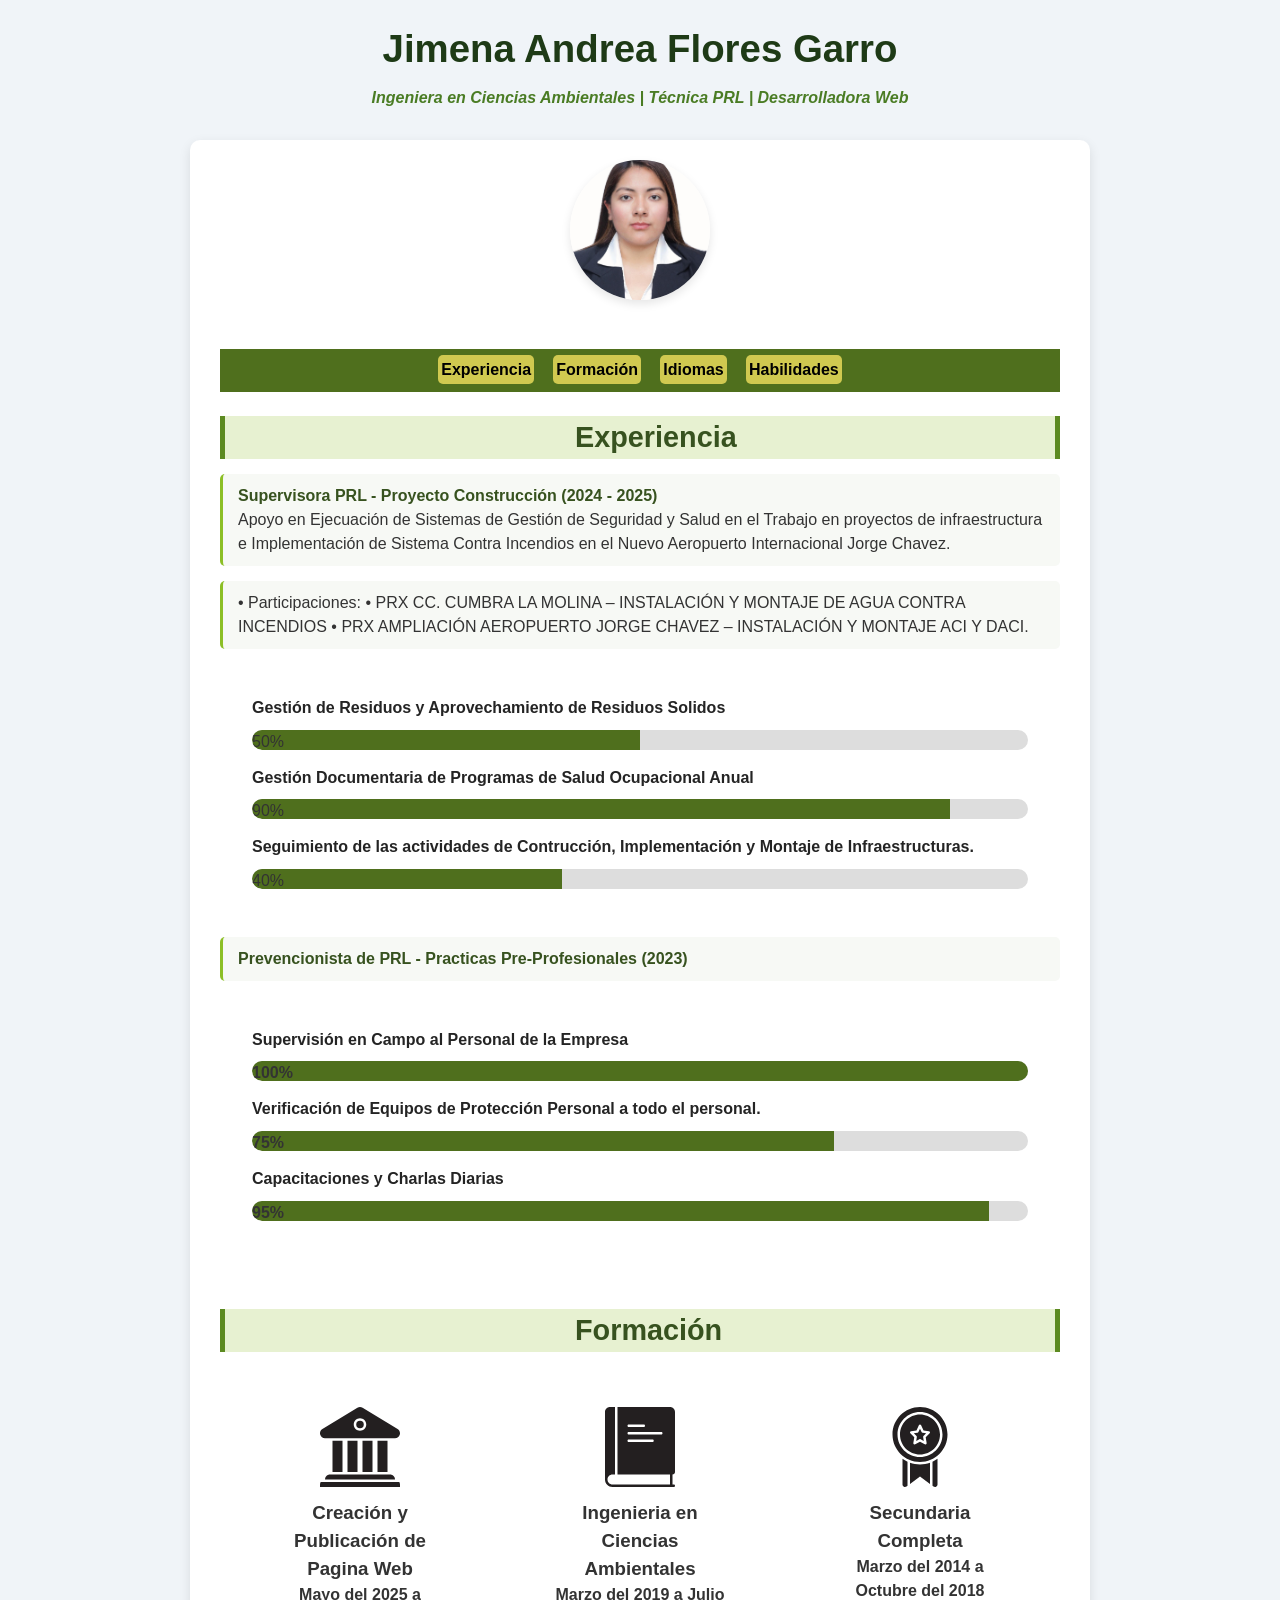
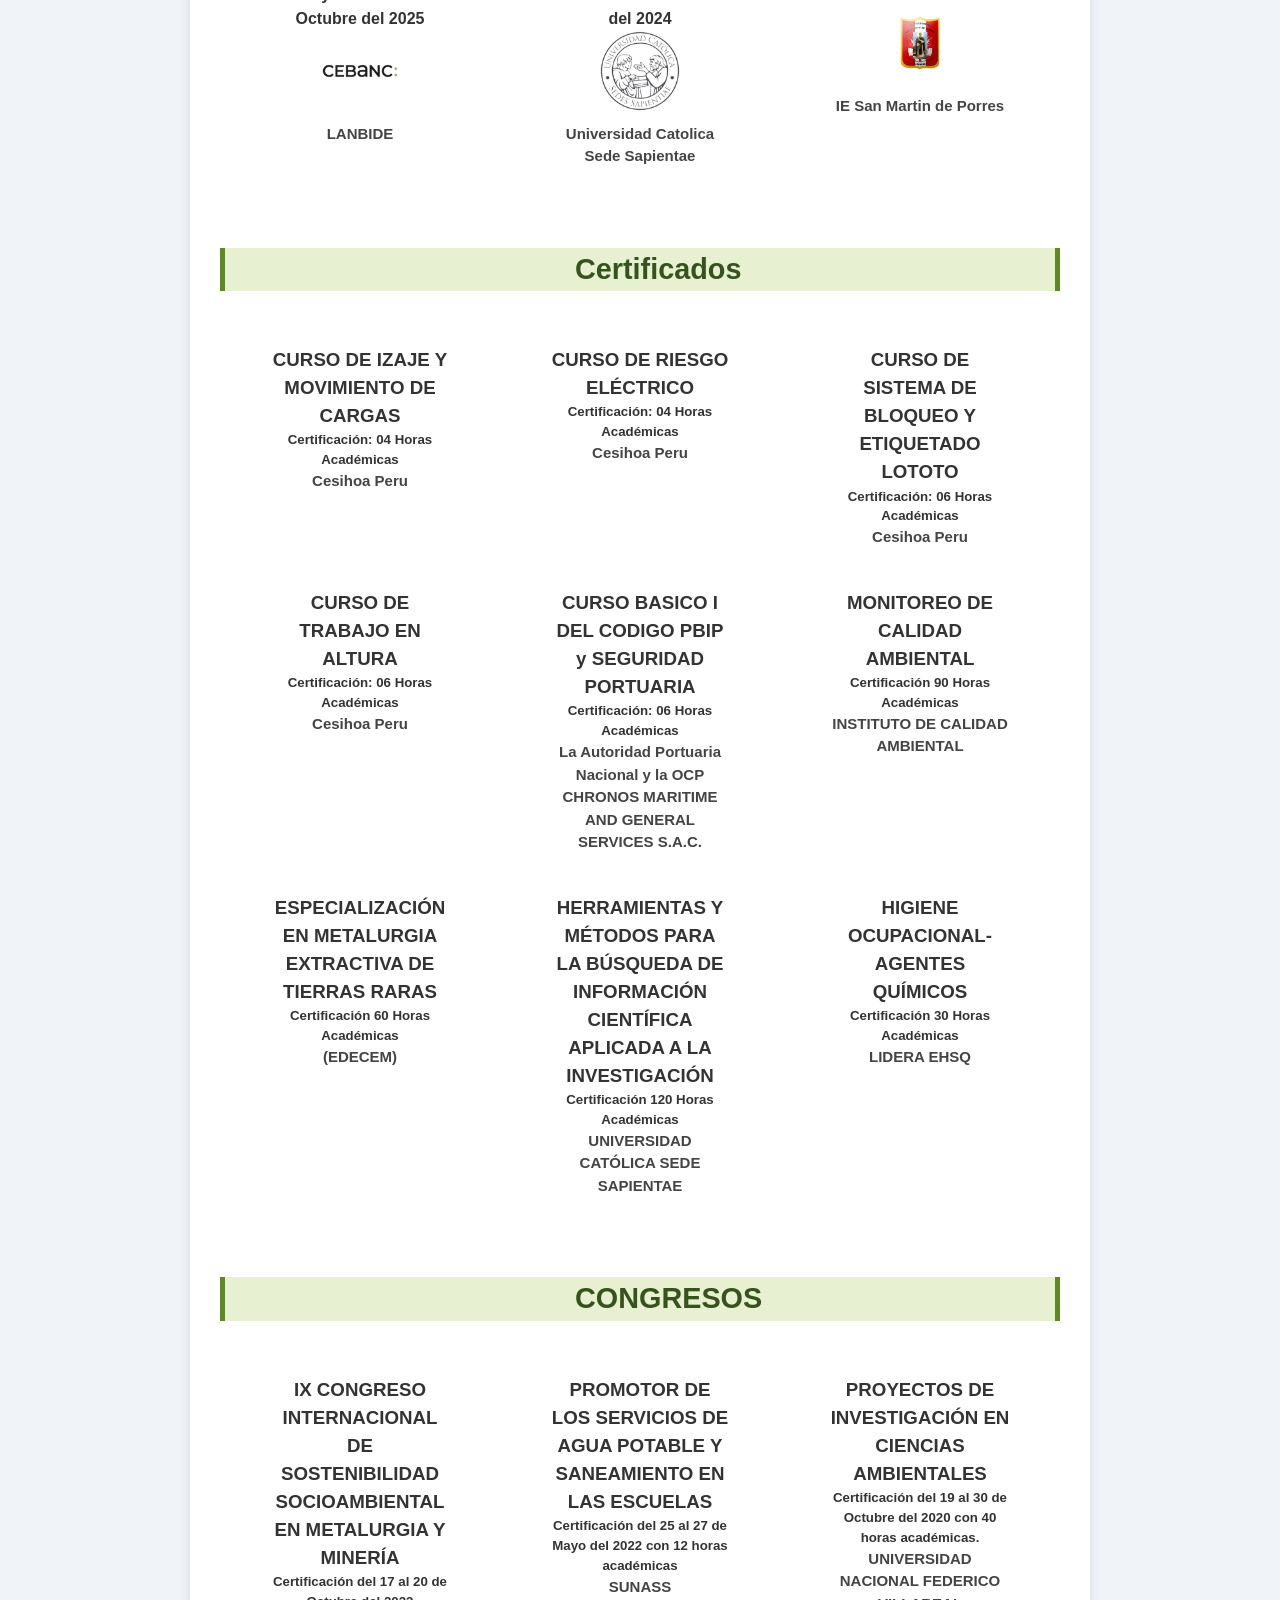
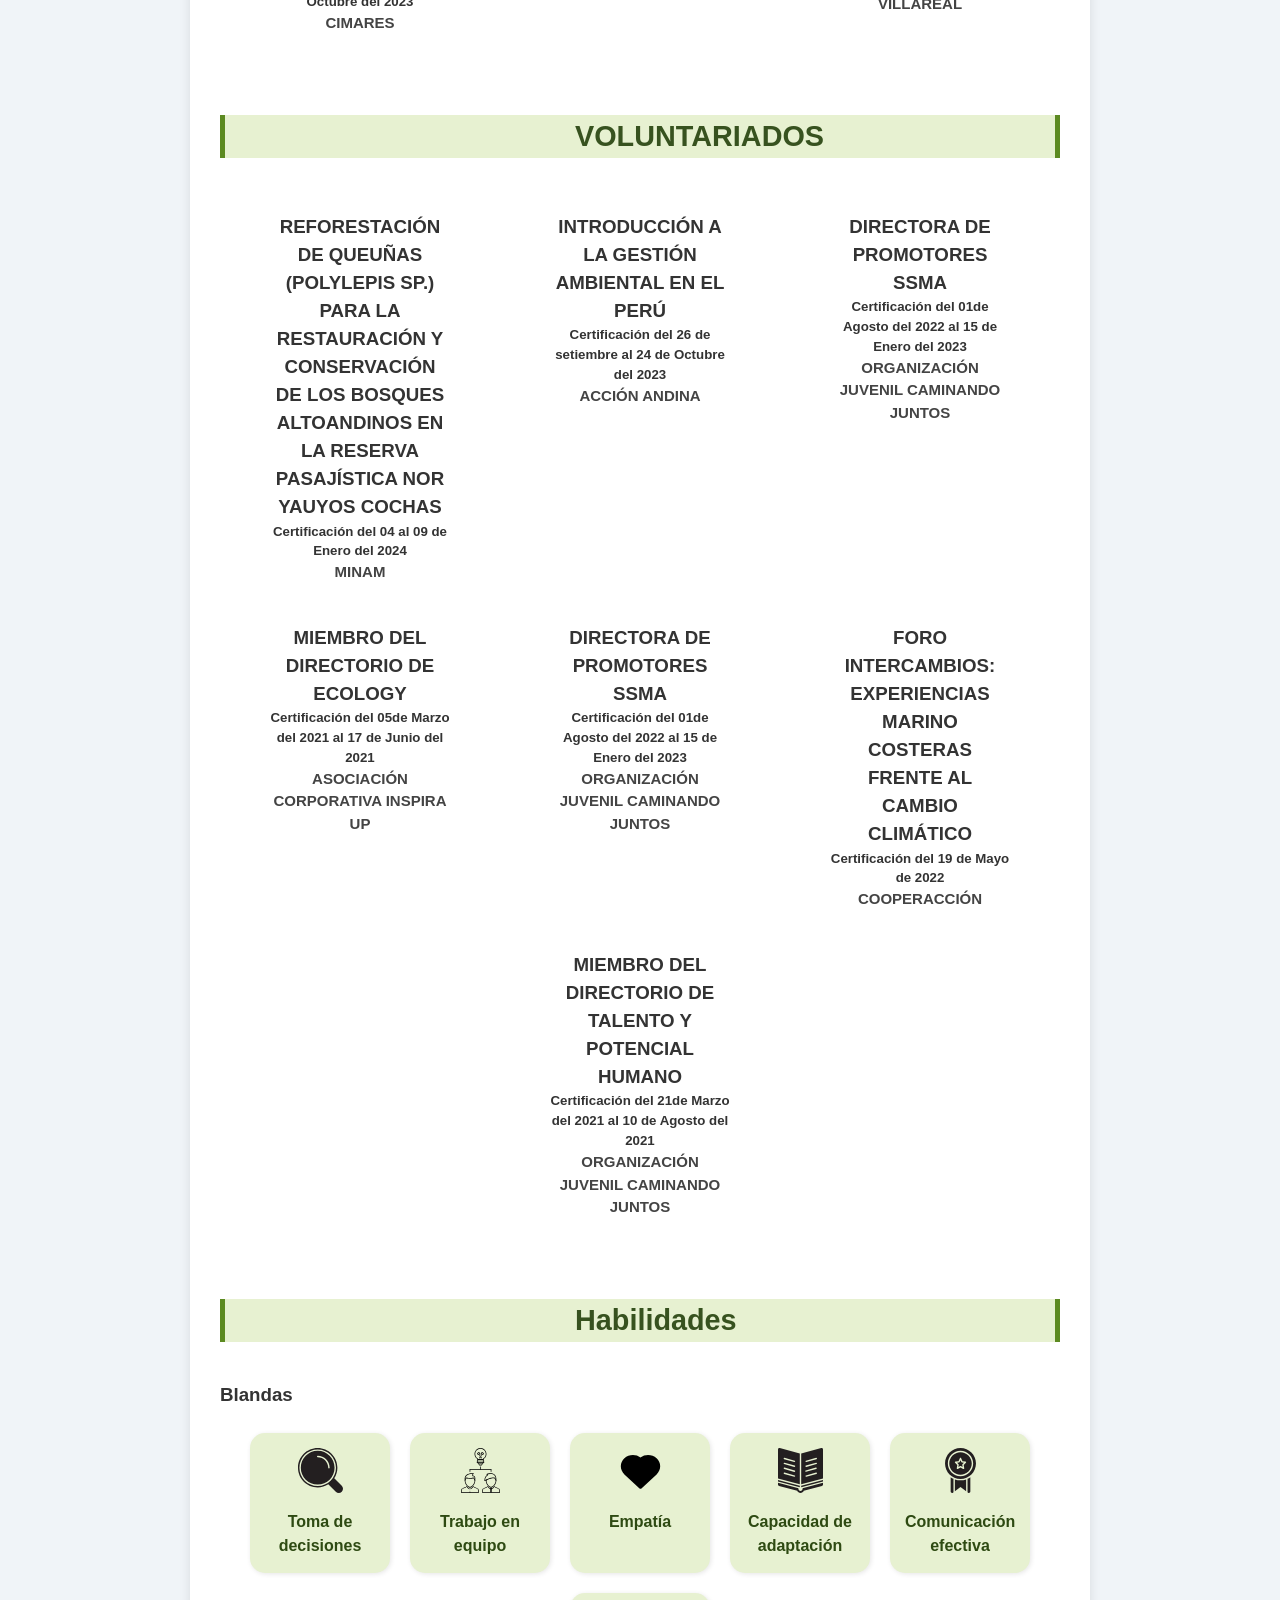
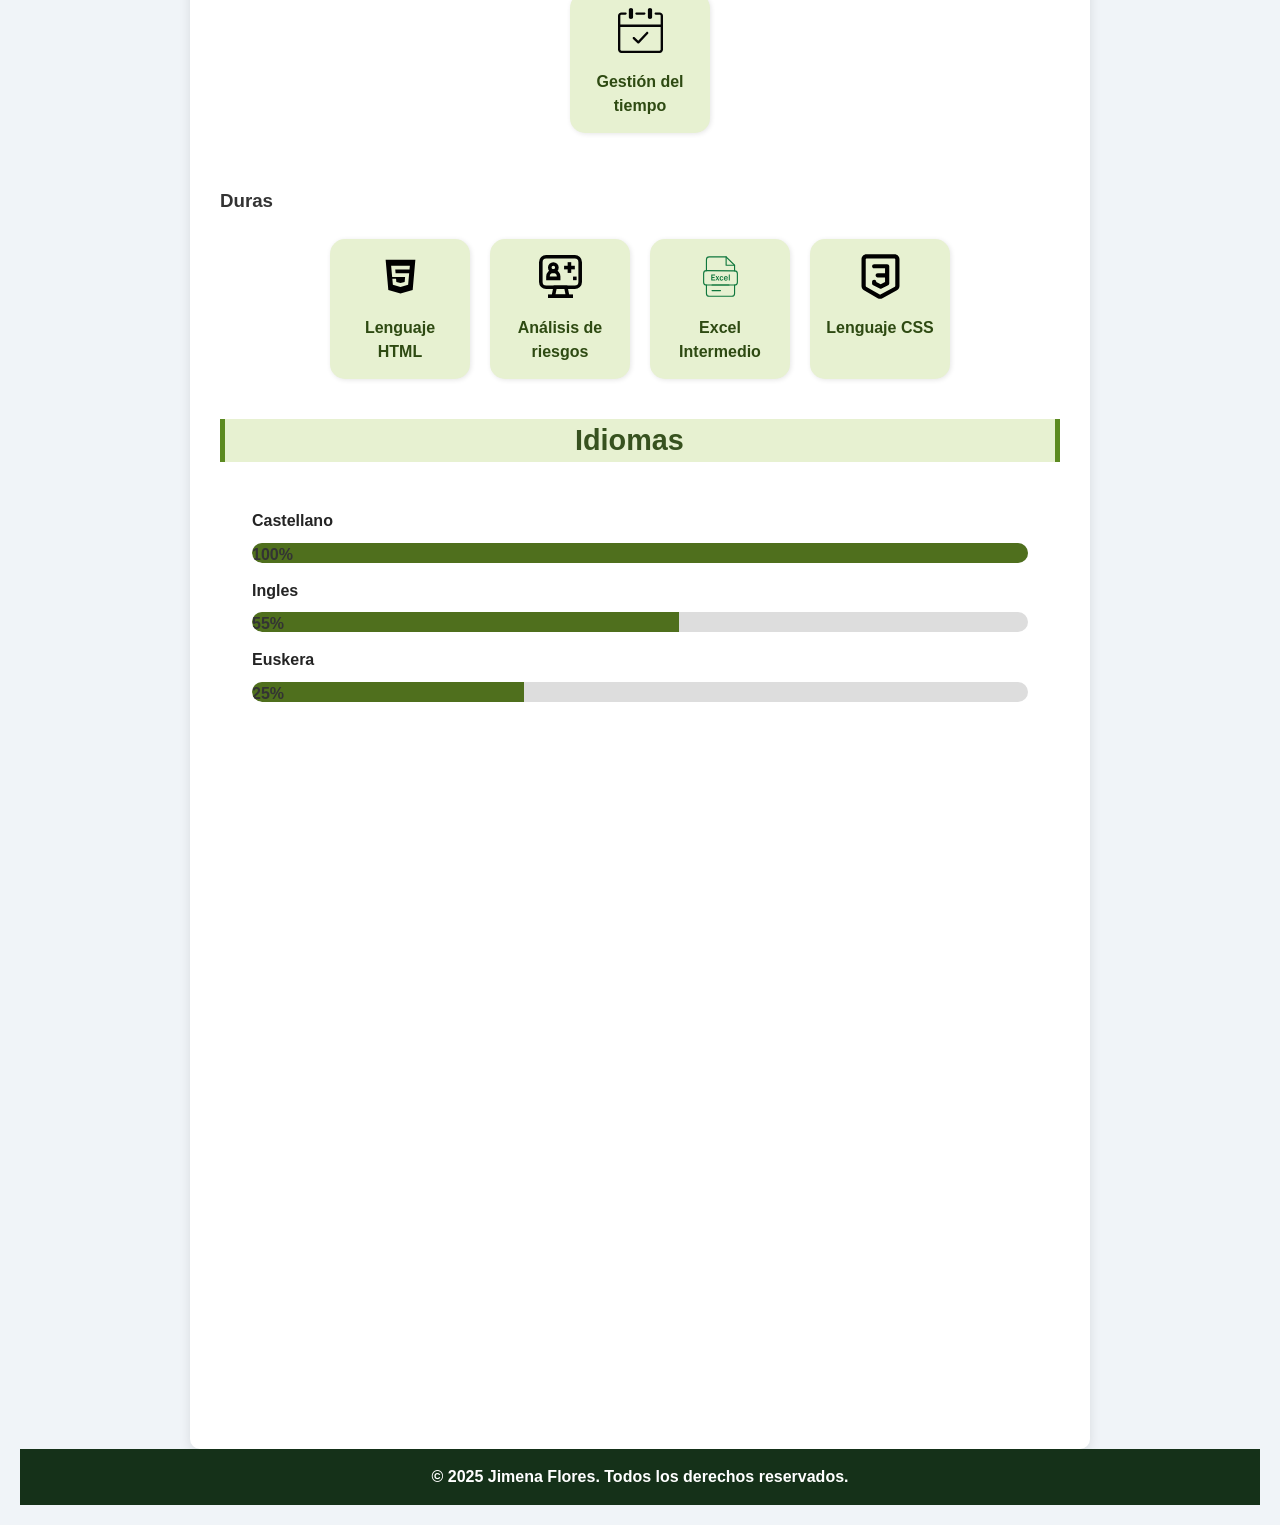
<file: INDEX.html>
<!DOCTYPE html>
<html lang="es">
<head>
  <meta charset="UTF-8" />
  <meta name="viewport" content="width=device-width, initial-scale=1" />
  <link rel="stylesheet" href="responsive.css">
  <title>Jimena Flores | CV</title>
 
</head>
<body>
  <header>
    <h1>Jimena Andrea Flores Garro</h1>
    <p>Ingeniera en Ciencias Ambientales | Técnica PRL | Desarrolladora Web</p>
  </header>

  <div class="container">
    <!-- FOTO PERFIL -->
    <div class="foto-perfil">
      <img src="fperfil.jpg" alt="Foto de Jimena Flores" />
    </div>
      <nav>
        <ul class="menu">
          <li><a href="#experiencia">Experiencia</a></li>
          <li><a href="#formacion">Formación</a></li>
          <li><a href="#idiomas">Idiomas</a></li>
          <li><a href="#habilidades">Habilidades</a></li>
        </ul>
      </nav>
    <br>
    <!-- EXPERIENCIA -->
    <section id="experiencia">
    <h2>Experiencia</h2>
    <ul class="lista">
        <li><strong>Supervisora PRL - Proyecto Construcción (2024 - 2025)</strong><br>Apoyo en Ejecuación de Sistemas de Gestión de Seguridad y Salud en el Trabajo en proyectos de infraestructura e Implementación de Sistema Contra Incendios en el Nuevo Aeropuerto Internacional Jorge Chavez.</li>
        <li>
          • Participaciones:
          • PRX CC. CUMBRA LA MOLINA – INSTALACIÓN Y MONTAJE DE AGUA CONTRA INCENDIOS 
          • PRX AMPLIACIÓN AEROPUERTO JORGE CHAVEZ – INSTALACIÓN Y MONTAJE ACI Y DACI. 
        </li>
    </ul>
      <div class="skills-section">
        <div class="skill">
          <p>Gestión de Residuos y Aprovechamiento de Residuos Solidos</p>
          <div class="skill-bar">
            <div class="skill-fill" style="width: 50%;"> 50%</div>
          </div>
        </div>
        <div class="skill">
          <p>Gestión Documentaria de Programas de Salud Ocupacional Anual</p>
          <div class="skill-bar">
            <div class="skill-fill" style="width: 90%;">90%</div>
          </div>
        </div>
        <div class="skill">
          <p>Seguimiento de las actividades de Contrucción, Implementación y Montaje de Infraestructuras.</p>
          <div class="skill-bar">
            <div class="skill-fill" style="width: 40%;">40%</div>
          </div>
        </div>  
      </div>
    <ul class="lista">
        <li><strong>Prevencionista de PRL - Practicas Pre-Profesionales (2023)</li>
    </ul>
      <div class="skills-section">
        <div class="skill">
          <p>Supervisión en Campo al Personal de la Empresa</p>
          <div class="skill-bar">
          <div class="skill-fill" style="width: 100%;">100%</div>
          </div>
        </div>
        <div class="skill">
          <p>Verificación de Equipos de Protección Personal a todo el personal.</p>
          <div class="skill-bar">
            <div class="skill-fill" style="width: 75%;"> 75%</div>
          </div>
        </div>
        <div class="skill">
          <p>Capacitaciones y Charlas Diarias</p>
          <div class="skill-bar">
            <div class="skill-fill" style="width: 95%;"> 95%</div>
          </div>
        </div>
      </div>  
    </section>

    <!-- FORMACION -->
    <section id="formacion">
      <h2>Formación</h2>
      <div class="pasos-resumen">
        <div class="paso">
          <img src="SVG/Instituciones.svg" alt="Institucion">
          <h3>Creación y Publicación de Pagina Web</h3>
          <h4>Mayo del 2025 a Octubre del 2025</h4>
          <img class="tamaño" src="IMG/CEBANC.png" alt="CEBANC">
          <p>LANBIDE</p>
        </div>
        <div class="paso">
          <img src="SVG/Estudios.svg" alt="Estudios Universitarios">
          <h3>Ingenieria en Ciencias Ambientales</h3>
          <h4>Marzo del 2019 a Julio del 2024</h4>
          <img src="IMG/logoucss.png" alt="Logo de Universidad Catolica Sede Sapientae" title="Logo de Universidad Catolica Sede Sapientae">
          <p>Universidad Catolica Sede Sapientae</p>
        </div>
        <div class="paso">
          <img src="SVG/medalla.svg" alt="MEDALLA">
          <h3>Secundaria Completa</h3>
          <h4>Marzo del 2014 a Octubre del 2018</h4>
          <img src="IMG/SAN MARTINCOLE.png" alt="IE SAN MARTIN DE PORRES">
          <p>IE San Martin de Porres</p>
        </div>
      </div>
    </section>

    <!-- Certificados -->
    <section id="certificados">
      <h2>Certificados</h2>
      <div class="pasos-resumen">
        <div class="paso">
          <h3>CURSO DE IZAJE Y MOVIMIENTO DE CARGAS</h3>
          <h5>Certificación: 04 Horas Académicas</h5>
          <p>Cesihoa Peru</p>
        </div>
        <div class="paso">
          <h3>CURSO DE RIESGO ELÉCTRICO</h3>
          <h5>Certificación: 04 Horas Académicas</h5>
          <p>Cesihoa Peru</p>
        </div>
        <div class="paso">
          <h3>CURSO DE SISTEMA DE BLOQUEO Y ETIQUETADO LOTOTO</h3>
          <h5>Certificación: 06 Horas Académicas</h5>
          <p>Cesihoa Peru</p>
        </div>
        <div class="paso">
          <h3>CURSO DE TRABAJO EN ALTURA </h3>
          <h5>Certificación: 06 Horas Académicas</h5>
          <p>Cesihoa Peru</p>
        </div>
        <div class="paso">
          <h3>CURSO BASICO I DEL CODIGO PBIP y SEGURIDAD PORTUARIA</h3>
          <h5>Certificación: 06 Horas Académicas</h5>
          <p>La Autoridad Portuaria Nacional y la OCP 
            CHRONOS MARITIME AND GENERAL SERVICES S.A.C. </p>
        </div>
        <div class="paso">
          <h3>MONITOREO DE CALIDAD AMBIENTAL</h3>
          <h5>Certificación 90 Horas Académicas</h5>
          <p>INSTITUTO DE CALIDAD AMBIENTAL</p>
        </div>
        <div class="paso">
          <h3>ESPECIALIZACIÓN EN METALURGIA EXTRACTIVA DE TIERRAS 
            RARAS</h3>
          <h5>Certificación 60 Horas Académicas</h5>
          <p>(EDECEM)</p>
        </div>
        <div class="paso">
          <h3>HERRAMIENTAS Y MÉTODOS PARA LA BÚSQUEDA DE INFORMACIÓN CIENTÍFICA 
            APLICADA A LA INVESTIGACIÓN</h3>
          <h5>Certificación 120 Horas Académicas</h5>
          <p>UNIVERSIDAD CATÓLICA SEDE SAPIENTAE</p>
        </div>
        <div class="paso">
          <h3>HIGIENE OCUPACIONAL-AGENTES QUÍMICOS</h3>
          <h5>Certificación 30 Horas Académicas</h5>
          <p>LIDERA EHSQ</p>
        </div>
      </div>
    </section>

    <!-- CONGRESOS -->
    <section id="congresos,semirarios,participaciones">
      <h2>CONGRESOS</h2>
      <div class="pasos-resumen">
        <div class="paso">
          <h3>IX CONGRESO INTERNACIONAL DE SOSTENIBILIDAD SOCIOAMBIENTAL EN 
            METALURGIA Y MINERÍA</h3>
          <h5>Certificación del 17 al 20 de Octubre del 2023</h5>
          <p>CIMARES</p>
        </div>
        <div class="paso">
          <h3>PROMOTOR DE LOS SERVICIOS DE AGUA POTABLE Y SANEAMIENTO EN LAS ESCUELAS </h3>
          <h5>Certificación del 25 al 27 de Mayo del 2022 con 12 horas académicas</h5>
          <p>SUNASS</p>
        </div>
        <div class="paso">
          <h3>PROYECTOS DE INVESTIGACIÓN EN CIENCIAS AMBIENTALES </h3>
          <h5>Certificación del 19 al 30 de Octubre del 2020 con 40 horas académicas.</h5>
          <p>UNIVERSIDAD NACIONAL FEDERICO VILLAREAL</p>
        </div>
      </div>
    </section>
    <!-- VOLUNTARIADO -->
    <section id="congresos,semirarios,participaciones">
      <h2>VOLUNTARIADOS</h2>
      <div class="pasos-resumen">
        <div class="paso">
          <h3>REFORESTACIÓN DE QUEUÑAS (POLYLEPIS SP.) PARA LA RESTAURACIÓN
            Y CONSERVACIÓN DE LOS BOSQUES ALTOANDINOS EN LA RESERVA PASAJÍSTICA NOR 
            YAUYOS COCHAS</h3>
          <h5>Certificación del 04 al 09 de Enero del 2024</h5>
          <p>MINAM </p>
        </div>
        <div class="paso">
          <h3>INTRODUCCIÓN A LA GESTIÓN AMBIENTAL EN EL PERÚ</h3>
          <h5>Certificación del 26 de setiembre al 24 de Octubre del 2023</h5>
          <p>ACCIÓN ANDINA</p>
        </div>
        <div class="paso">
          <h3>DIRECTORA DE PROMOTORES SSMA</h3>
          <h5>Certificación del 01de Agosto del 2022 al 15 de Enero del 2023</h5>
          <p>ORGANIZACIÓN JUVENIL CAMINANDO JUNTOS</p>
        </div>
        <div class="paso">
          <h3>MIEMBRO DEL DIRECTORIO DE ECOLOGY</h3>
          <h5>Certificación del 05de Marzo del 2021 al 17 de Junio del 2021</h5>
          <p>ASOCIACIÓN CORPORATIVA INSPIRA UP</p>
        </div>
        <div class="paso">
          <h3>DIRECTORA DE PROMOTORES SSMA</h3>
          <h5>Certificación del 01de Agosto del 2022 al 15 de Enero del 2023</h5>
          <p>ORGANIZACIÓN JUVENIL CAMINANDO JUNTOS</p>
        </div>
        <div class="paso">
          <h3>FORO INTERCAMBIOS: EXPERIENCIAS MARINO COSTERAS FRENTE AL CAMBIO CLIMÁTICO</h3>
          <h5>Certificación del 19 de Mayo de 2022</h5>
          <p>COOPERACCIÓN</p>
        </div>
        <div class="paso">
          <h3>MIEMBRO DEL DIRECTORIO DE TALENTO Y POTENCIAL HUMANO</h3>
          <h5>Certificación del 21de Marzo del 2021 al 10 de Agosto del 2021</h5>
          <p>ORGANIZACIÓN JUVENIL CAMINANDO JUNTOS</p>
        </div>
      </div>
    </section>

    <!-- HABILIDADES -->
    <section id="habilidades">
      <h2>Habilidades</h2>
      <br>
      <h3>Blandas</h3>
      <br>
      <div class="habilidades-container">
        <div class="habilidad">
          <img src="SVG/lupa.svg" alt="Toma de decisiones" />
          <p>Toma de decisiones</p>
        </div>
        <div class="habilidad">
          <img src="SVG/trabajo en equipo.svg" alt="Trabajo en equipo" />
          <p>Trabajo en equipo</p>
        </div>
        <div class="habilidad">
          <img src="SVG/corazon.svg" alt="Empatía" />
          <p>Empatía</p>
        </div>
        <div class="habilidad">
          <img src="SVG/Lectura.svg" alt="Capacidad de adaptación" />
          <p>Capacidad de adaptación</p>
        </div>
        <div class="habilidad">
          <img src="SVG/medalla.svg" alt="Comunicación efectiva" />
          <p>Comunicación efectiva</p>
        </div>
        <div class="habilidad">
          <img src="SVG/calendar-checkmark-svgrepo-com.svg" alt="Gestión del tiempo" />
          <p>Gestión del tiempo</p>
        </div>
      </div>

      <br>
      <h3 style="margin-top: 30px;">Duras</h3>
      <br>
      <div class="habilidades-container">
        <div class="habilidad">
          <img src="SVG/html5.svg" alt="Lenguajes de programación HTML" />
          <p>Lenguaje HTML</p>
        </div>
        <div class="habilidad">
          <img src="SVG/plus-account-monitor-svgrepo-com.svg" alt="Análisis de riesgos" />
          <p>Análisis de riesgos</p>
        </div>
        <div class="habilidad">
          <img src="SVG/excel.svg" alt="Excel Intermedio" />
          <p>Excel Intermedio</p>
        </div>
        <div class="habilidad">
          <img src="SVG/css-16-svgrepo-com.svg" alt="Lenguajes de programación CSS" />
          <p>Lenguaje CSS</p>
        </div>
      </div>
    </section>

    <!--Idiomas -->
    <section id="Idiomas">
        <h2>Idiomas</h2>
        <div class="skills-section">
            <div class="skill">
              <p>Castellano</p>
              <div class="skill-bar">
              <div class="skill-fill" style="width: 100%;">100%</div>
              </div>
            </div>
            <div class="skill">
              <p>Ingles</p>
              <div class="skill-bar">
                <div class="skill-fill" style="width: 55%;"> 55%</div>
              </div>
            </div>
            <div class="skill">
              <p>Euskera</p>
              <div class="skill-bar">
                <div class="skill-fill" style="width: 35%;"> 25%</div>
              </div>
            </div> 
        </div>
    </section>

    <!--Contacto -->
    <section id="contacto">
      <div class="pasos-resumen">  
          <iframe id="JotFormIFrame-251684915682367" title="CONTACTAME PROFESIONALMENTE"
              onload="window.parent.scrollTo(0,0)" allowtransparency="true" allow="geolocation; microphone; camera; fullscreen; payment"
              src="https://form.jotform.com/251684915682367" frameborder="0" style="min-width:100%;max-width:100%;height:539px;border:none;"
              scrolling="no">
          </iframe>
          <script src='https://cdn.jotfor.ms/s/umd/latest/for-form-embed-handler.js'></script>
          <script>window.jotformEmbedHandler("iframe[id='JotFormIFrame-251684915682367']", "https://form.jotform.com/")</script>
      </div> 

          </form>
        </div>
    </section>
        

    

    
    <footer>   
    <p>&copy; 2025 Jimena Flores. Todos los derechos reservados.</p>
    </footer>
  </div>
    
</body>
</html>
</file>
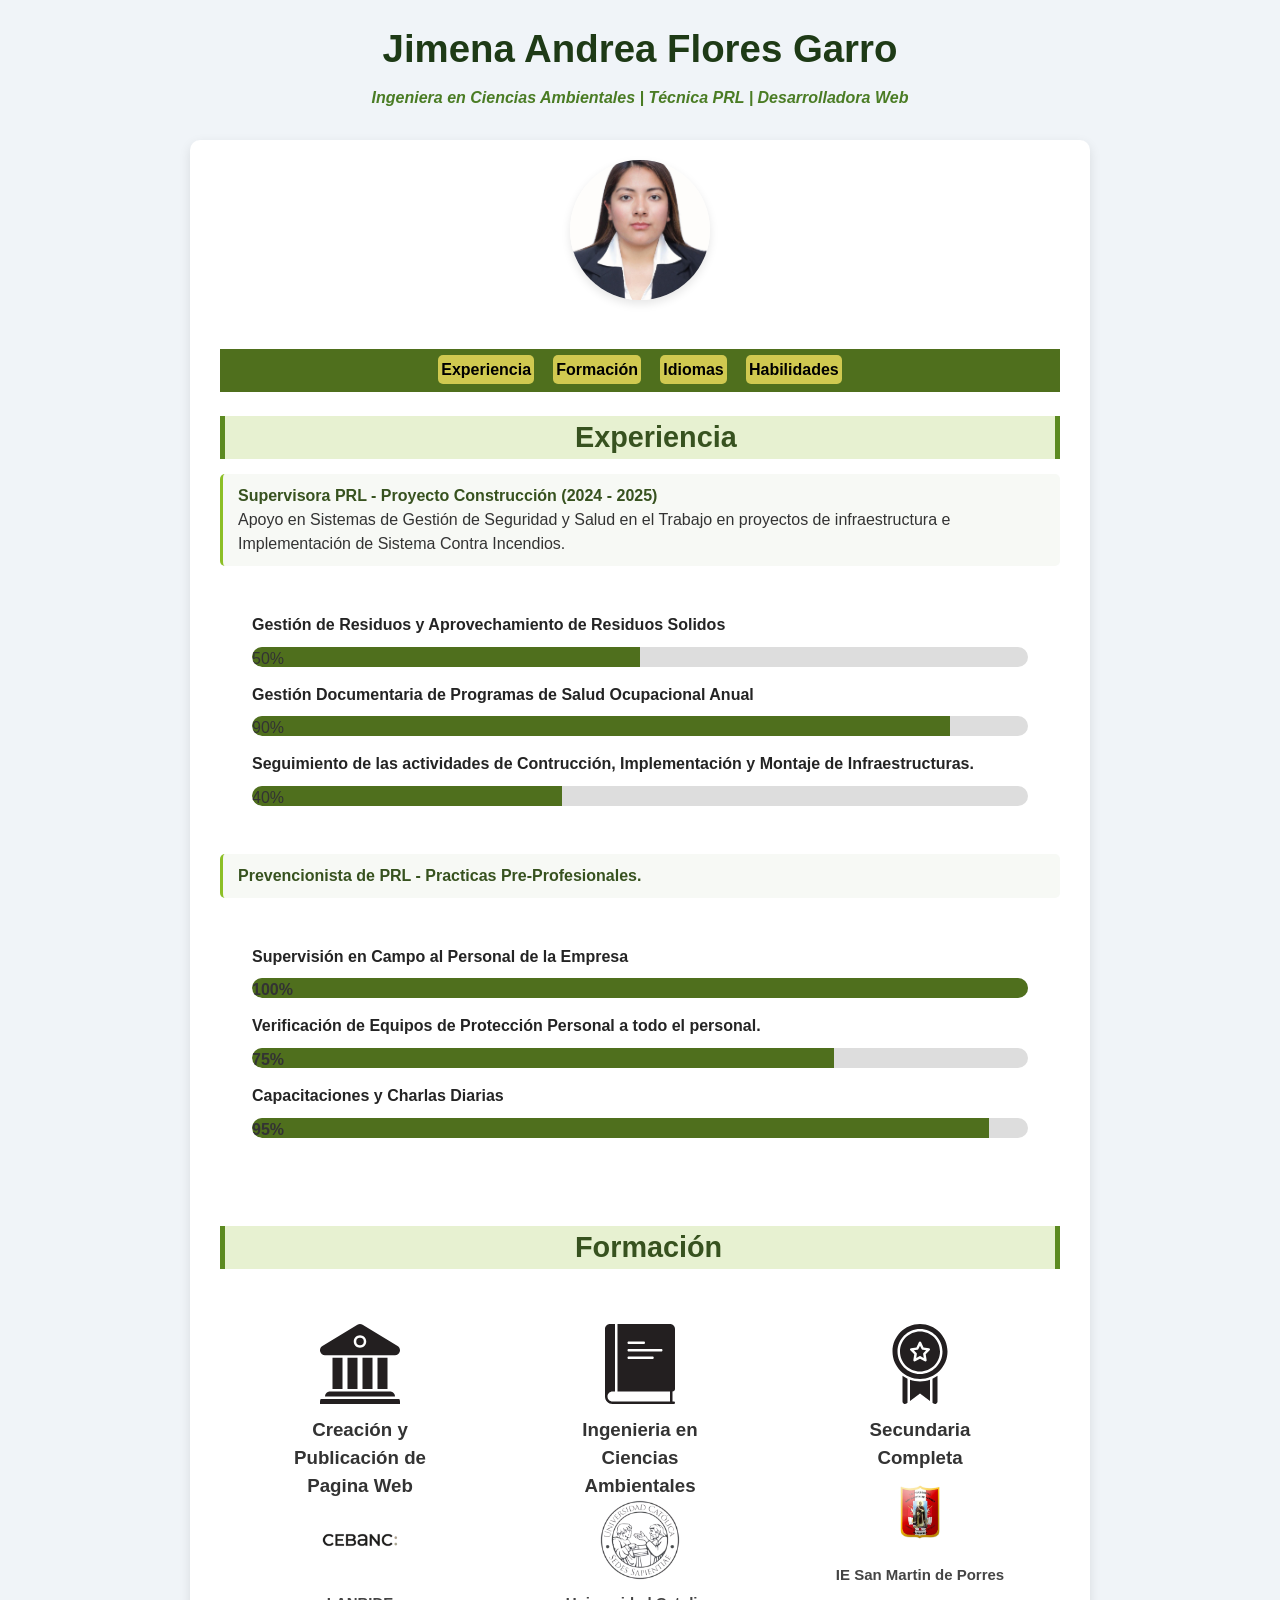
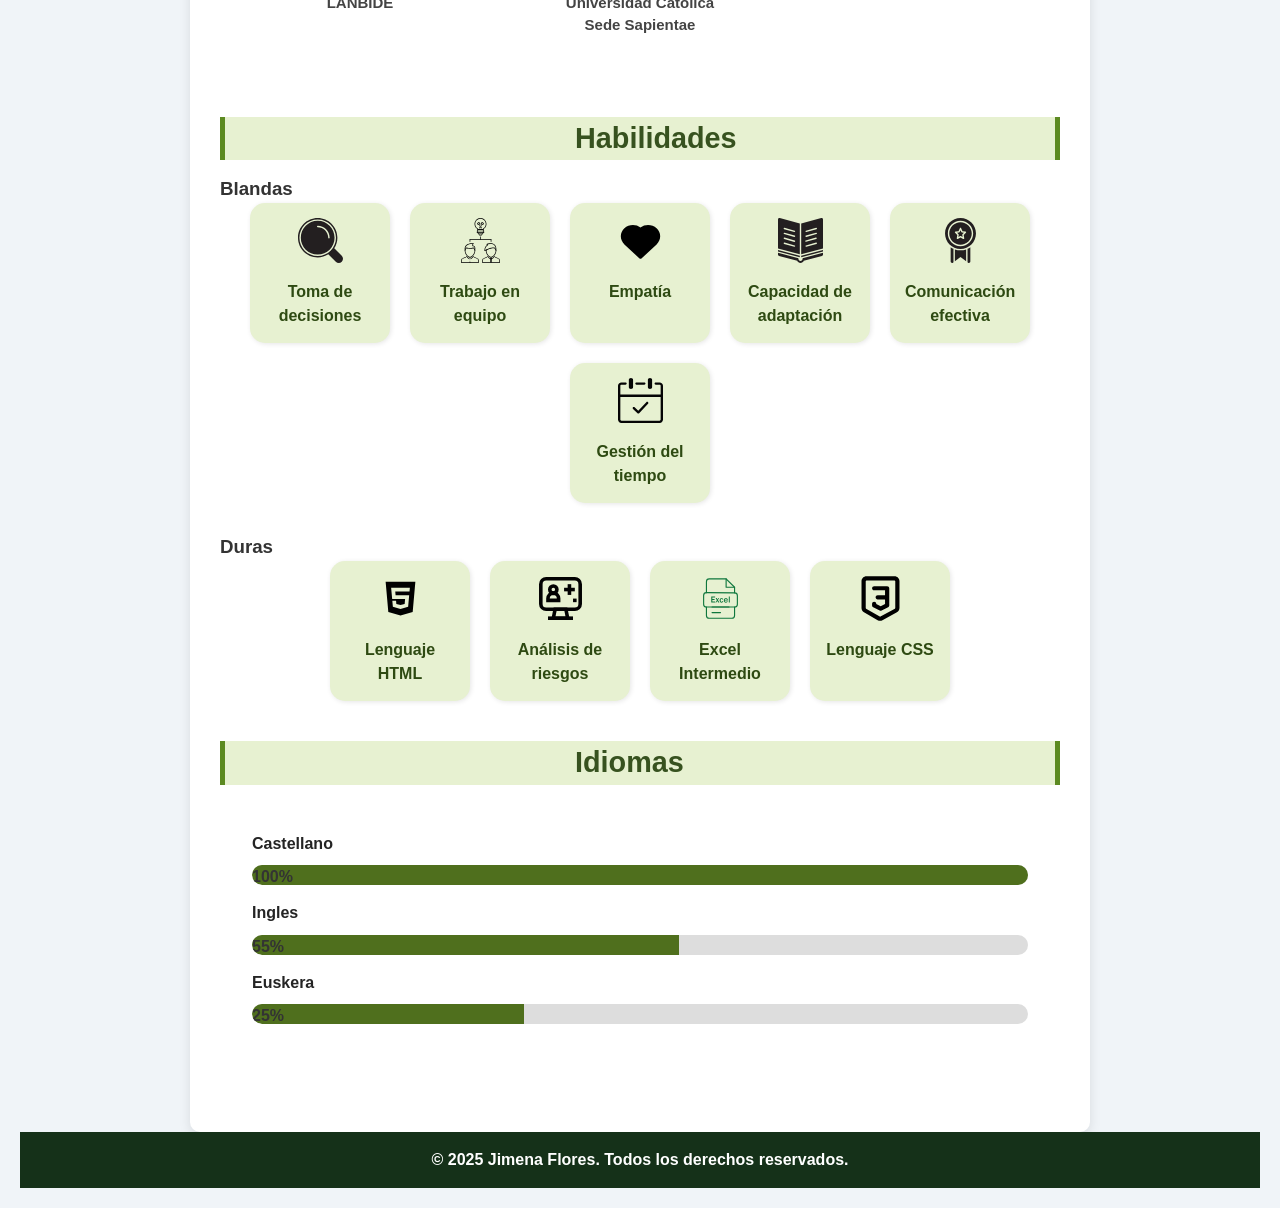
<file: Pruebas16-06.html>
<!DOCTYPE html>
<html lang="es">
<head>
  <meta charset="UTF-8" />
  <meta name="viewport" content="width=device-width, initial-scale=1" />
  <link rel="stylesheet" href="responsive.css">
  <title>Jimena Flores | CV</title>
 
</head>
<body>
  <header>
    <h1>Jimena Andrea Flores Garro</h1>
    <p>Ingeniera en Ciencias Ambientales | Técnica PRL | Desarrolladora Web</p>
  </header>

  <div class="container">
    <!-- FOTO PERFIL -->
    <div class="foto-perfil">
      <img src="fperfil.jpg" alt="Foto de Jimena Flores" />
    </div>
      <nav>
        <ul class="menu">
          <li><a href="#experiencia">Experiencia</a></li>
          <li><a href="#formacion">Formación</a></li>
          <li><a href="#idiomas">Idiomas</a></li>
          <li><a href="#habilidades">Habilidades</a></li>
        </ul>
      </nav>
    <br>
    <!-- EXPERIENCIA -->
    <section id="experiencia">
    <h2>Experiencia</h2>
    <ul class="lista">
        <li><strong>Supervisora PRL - Proyecto Construcción (2024 - 2025)</strong><br>Apoyo en Sistemas de Gestión de Seguridad y Salud en el Trabajo en proyectos de infraestructura e Implementación de Sistema Contra Incendios.</li>
    </ul>
      <div class="skills-section">
        <div class="skill">
          <p>Gestión de Residuos y Aprovechamiento de Residuos Solidos</p>
          <div class="skill-bar">
            <div class="skill-fill" style="width: 50%;"> 50%</div>
          </div>
        </div>
        <div class="skill">
          <p>Gestión Documentaria de Programas de Salud Ocupacional Anual</p>
          <div class="skill-bar">
            <div class="skill-fill" style="width: 90%;">90%</div>
          </div>
        </div>
        <div class="skill">
          <p>Seguimiento de las actividades de Contrucción, Implementación y Montaje de Infraestructuras.</p>
          <div class="skill-bar">
            <div class="skill-fill" style="width: 40%;">40%</div>
          </div>
        </div>  
      </div>
    <ul class="lista">
        <li><strong>Prevencionista de PRL - Practicas Pre-Profesionales.</li>
    </ul>
      <div class="skills-section">
        <div class="skill">
          <p>Supervisión en Campo al Personal de la Empresa</p>
          <div class="skill-bar">
          <div class="skill-fill" style="width: 100%;">100%</div>
          </div>
        </div>
        <div class="skill">
          <p>Verificación de Equipos de Protección Personal a todo el personal.</p>
          <div class="skill-bar">
            <div class="skill-fill" style="width: 75%;"> 75%</div>
          </div>
        </div>
        <div class="skill">
          <p>Capacitaciones y Charlas Diarias</p>
          <div class="skill-bar">
            <div class="skill-fill" style="width: 95%;"> 95%</div>
          </div>
        </div>
      </div>  
    </section>

    <!-- FORMACION -->
    <section id="formacion">
      <h2>Formación</h2>
      <div class="pasos-resumen">
        <div class="paso">
          <img src="SVG/Instituciones.svg" alt="Institucion">
          <h3>Creación y Publicación de Pagina Web</h3>
          <img class="tamaño" src="IMG/CEBANC.png" alt="CEBANC">
          <p>LANBIDE</p>
        </div>
        <div class="paso">
          <img src="SVG/Estudios.svg" alt="Estudios Universitarios">
          <h3>Ingenieria en Ciencias Ambientales</h3>
          <img src="IMG/logoucss.png" alt="Logo de Universidad Catolica Sede Sapientae" title="Logo de Universidad Catolica Sede Sapientae">
          <p>Universidad Catolica Sede Sapientae</p>
        </div>
        <div class="paso">
          <img src="SVG/medalla.svg" alt="MEDALLA">
          <h3>Secundaria Completa</h3>
          <img src="IMG/SAN MARTINCOLE.png" alt="IE SAN MARTIN DE PORRES">
          <p>IE San Martin de Porres</p>
        </div>
      </div>
    </section>

    <!-- HABILIDADES -->
    <section id="habilidades">
      <h2>Habilidades</h2>

      <h3>Blandas</h3>
      <div class="habilidades-container">
        <div class="habilidad">
          <img src="SVG/lupa.svg" alt="Toma de decisiones" />
          <p>Toma de decisiones</p>
        </div>
        <div class="habilidad">
          <img src="SVG/trabajo en equipo.svg" alt="Trabajo en equipo" />
          <p>Trabajo en equipo</p>
        </div>
        <div class="habilidad">
          <img src="SVG/corazon.svg" alt="Empatía" />
          <p>Empatía</p>
        </div>
        <div class="habilidad">
          <img src="SVG/Lectura.svg" alt="Capacidad de adaptación" />
          <p>Capacidad de adaptación</p>
        </div>
        <div class="habilidad">
          <img src="SVG/medalla.svg" alt="Comunicación efectiva" />
          <p>Comunicación efectiva</p>
        </div>
        <div class="habilidad">
          <img src="SVG/calendar-checkmark-svgrepo-com.svg" alt="Gestión del tiempo" />
          <p>Gestión del tiempo</p>
        </div>
      </div>

      <h3 style="margin-top: 30px;">Duras</h3>
      <div class="habilidades-container">
        <div class="habilidad">
          <img src="SVG/html5.svg" alt="Lenguajes de programación HTML" />
          <p>Lenguaje HTML</p>
        </div>
        <div class="habilidad">
          <img src="SVG/plus-account-monitor-svgrepo-com.svg" alt="Análisis de riesgos" />
          <p>Análisis de riesgos</p>
        </div>
        <div class="habilidad">
          <img src="SVG/excel.svg" alt="Excel Intermedio" />
          <p>Excel Intermedio</p>
        </div>
        <div class="habilidad">
          <img src="SVG/css-16-svgrepo-com.svg" alt="Lenguajes de programación CSS" />
          <p>Lenguaje CSS</p>
        </div>
      </div>
    </section>

    <!--Idiomas -->
    <section id="Idiomas">
        <h2>Idiomas</h2>
        <div class="skills-section">
            <div class="skill">
              <p>Castellano</p>
              <div class="skill-bar">
              <div class="skill-fill" style="width: 100%;">100%</div>
              </div>
            </div>
            <div class="skill">
              <p>Ingles</p>
              <div class="skill-bar">
                <div class="skill-fill" style="width: 55%;"> 55%</div>
              </div>
            </div>
            <div class="skill">
              <p>Euskera</p>
              <div class="skill-bar">
                <div class="skill-fill" style="width: 35%;"> 25%</div>
              </div>
            </div> 
        </div>
    </section>
  </div>

  <footer>   
    <p>&copy; 2025 Jimena Flores. Todos los derechos reservados.</p>
  </footer>
</body>
</html>
</file>
<file: responsive.css>
/* RESET de CSS */
    * {
        box-sizing: border-box;
        margin: 0;
        padding: 0;
      }
  
      body {
        font-family: 'Segoe UI', Tahoma, Geneva, Verdana, sans-serif;
        background: #f0f4f8;
        color: #333;
        line-height: 1.5;
        padding: 20px;
      }
  
      header {
        text-align: center;
        margin-bottom: 30px;
      }
  
      header h1 {
        color: #1e3a16;
        margin-bottom: 8px;
        font-size: 2.4rem;
      }
  
      header p {
        font-style: italic;
        color: #4a7c24;
        font-weight: 600;
      }
      
  
      /* CONTENEDOR GENERAL */
      .container {
        max-width: 900px;
        margin: 0 auto;
        background: white;
        padding: 20px 30px;
        border-radius: 10px;
        box-shadow: 0 4px 12px rgba(0,0,0,0.1);
      }

      .menu a:hover {
        background-color: #b4ac3c;
      }
      .menu {
        display: flex;
        flex-wrap: wrap;
        justify-content: center;
        background-color: #4f6f1d;
        list-style: none;
      }
      
      .menu li {
        margin: 0.6rem;
      }
      
      .menu a {
        text-decoration: none;
        color: black;
        background-color: #d0c950;
        border-radius: 5px;
        padding: 6px 3px;
        font-weight: bold;
      }
  
      /* SECCIONES */
      section {
        margin-bottom: 40px;
      }
  
      section h2 {
        border-left: 5px solid #5c8a21;
        border-right: 5px solid #5c8a21;
        background-color: #e7f1d1;
        padding-left: 350px;
        color: #37521f;
        margin-bottom: 15px;
        font-size: 1.8rem;
      }
  
      /* FOTO PERFIL */
      .foto-perfil {
        text-align: center;
        margin-bottom: 30px;
      }
  
      .foto-perfil img {
        width: 140px;
        height: 140px;
        border-radius: 50%;
        object-fit: cover;
        box-shadow: 0 4px 10px rgba(0,0,0,0.1);
        margin-bottom: 12px;
      }
  
      .foto-perfil h3 {
        font-size: 1.6rem;
        color: #2c4b0a;
      }
  
      /* LISTAS DE EXPERIENCIA Y FORMACION */
      .lista {
        list-style-type: none;
      }
  
      .lista li {
        margin-bottom: 15px;
        padding-left: 10px;
        border-left: 3px solid #8cbf26;
        background: #f7f9f5;
        padding: 10px 15px;
        border-radius: 5px;
      }
  
      .lista li strong {
        color: #37521f;
      }

      .skills-section {
        max-width: 1000px;
        margin: auto;
        padding: 02rem;
        }
        
        .skills-section h2 {
        text-align: center;
        margin-bottom: 1rem;
        color: #ffffff;
        }
        
        .skill {
        margin-bottom: 1.0rem;
        }
        
        .skill p {
        margin: 0 0 0.6rem 0;
        font-weight: bold;
        color: #242424;
        }
        
        .skill-bar {
        background-color: #ddd;
        height: 20px;
        border-radius: 10px;
        overflow: hidden;
        }
        
        .skill-fill {
        height: 100%;
        background-color: #4f6f1d;
        border-radius: 8px 0 0 10px;
        }
        .pasos-resumen {
            display: flex;
            justify-content: space-around;
            text-align: center;
            padding: 30px 10px;
            flex-wrap: wrap;
            gap: 20px;
            } 
        .paso {
            flex: 1 1 200px;
            max-width: 200px;
            padding: 10px;
        }
        .paso img {
            width: 80px;
            margin-bottom: 5px;
        }
        .paso p {
            font-size: 15px;
            color: #444;
        }


  
      /* HABILIDADES: flex container para íconos */
      .habilidades-container {
        display: flex;
        flex-wrap: wrap;
        gap: 20px;
        justify-content: center;
      }
  
      .habilidad {
        background: #e7f1d1;
        border-radius: 15px;
        width: 140px;
        text-align: center;
        padding: 15px;
        box-shadow: 1px 1px 5px rgba(0,0,0,0.1);
        transition: transform 0.2s ease;
        cursor: default;
      }
  
      .habilidad:hover {
        transform: scale(1.05);
      }
  
      .habilidad img {
        width: 45px;
        height: 45px;
        margin-bottom: 10px;
      }
  
      .habilidad p {
        font-weight: 600;
        color: #2e4a12;
      }
  
    footer {
        text-align:center; 
        padding: 1rem; 
        background:#153119; 
        color:white;
    }

    /*contacto*/
    form {
      display: flex;
      flex-direction: column;
      max-width: 900px;
      margin: 8 auto;
      gap: 4em;
    }
    
    input, textarea {
      padding: 0.9em;
      border: 2px solid #052204;
      border-radius: 7px;
    }
    
    .button {
      padding: 0.8em;
      background-color: #132204;
      color: white;
      border: none;
      border-radius: 5px;
      cursor: pointer;
    }
    .restablecer {
      padding: 0.8em;
      background-color: #e23737;
      color: white;
      border: none;
      border-radius: 5px;
      cursor: pointer;
    }
  
      /* RESPONSIVE */
      @media (max-width: 768px) {
        .habilidades-container {
          justify-content: center;
        }
  
        .habilidad {
          width: 100px;
          padding: 10px;
        }
  
        .habilidad img {
          width: 35px;
          height: 35px;
        }
  
        section h2 {
          font-size: 1.5rem;
        }
      }
  
      @media (max-width: 400px) {
        body {
          padding: 10px;
        }
  
        .container {
          padding: 15px 15px;
        }
  
        .habilidad {
          width: 90px;
          padding: 8px;
        }
  
        .habilidad p {
          font-size: 0.85rem;
        }

        .idiomas p {
            font-size: 0.85rem;
          }
      }
</file>
